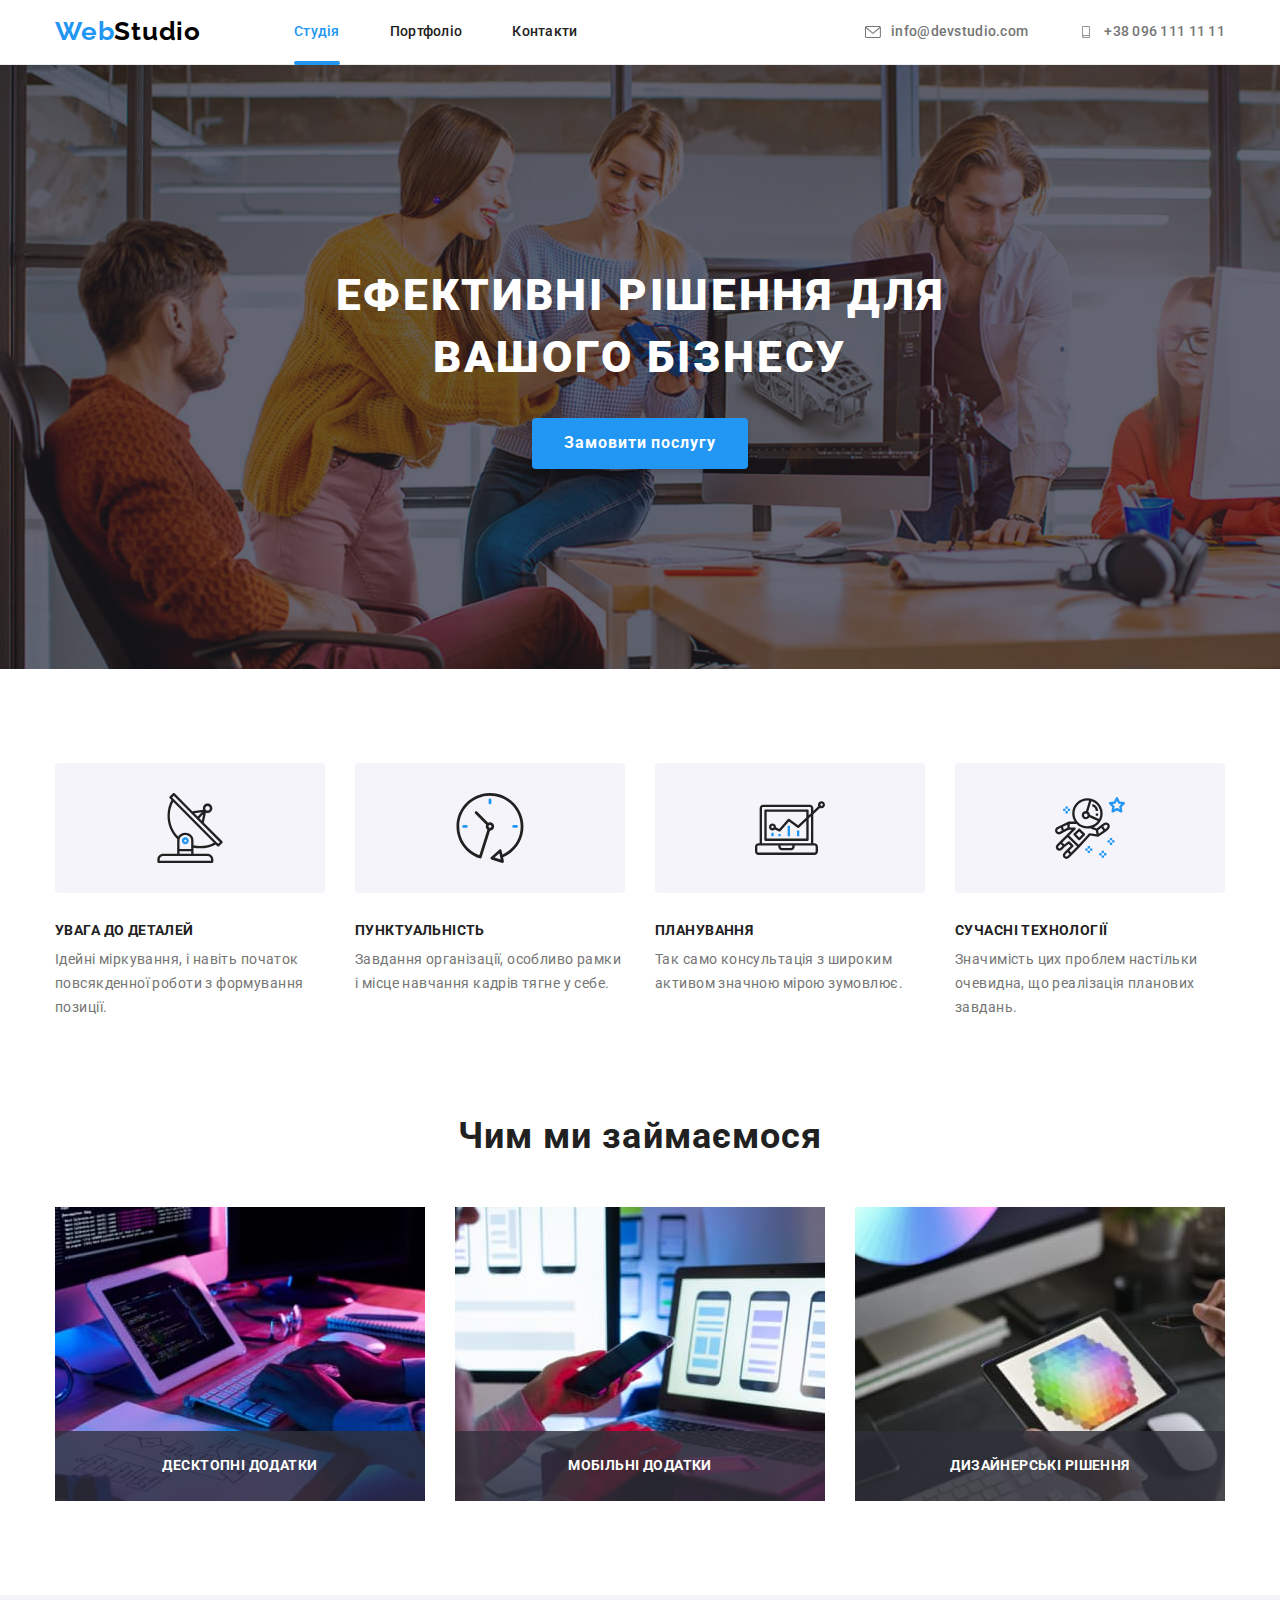
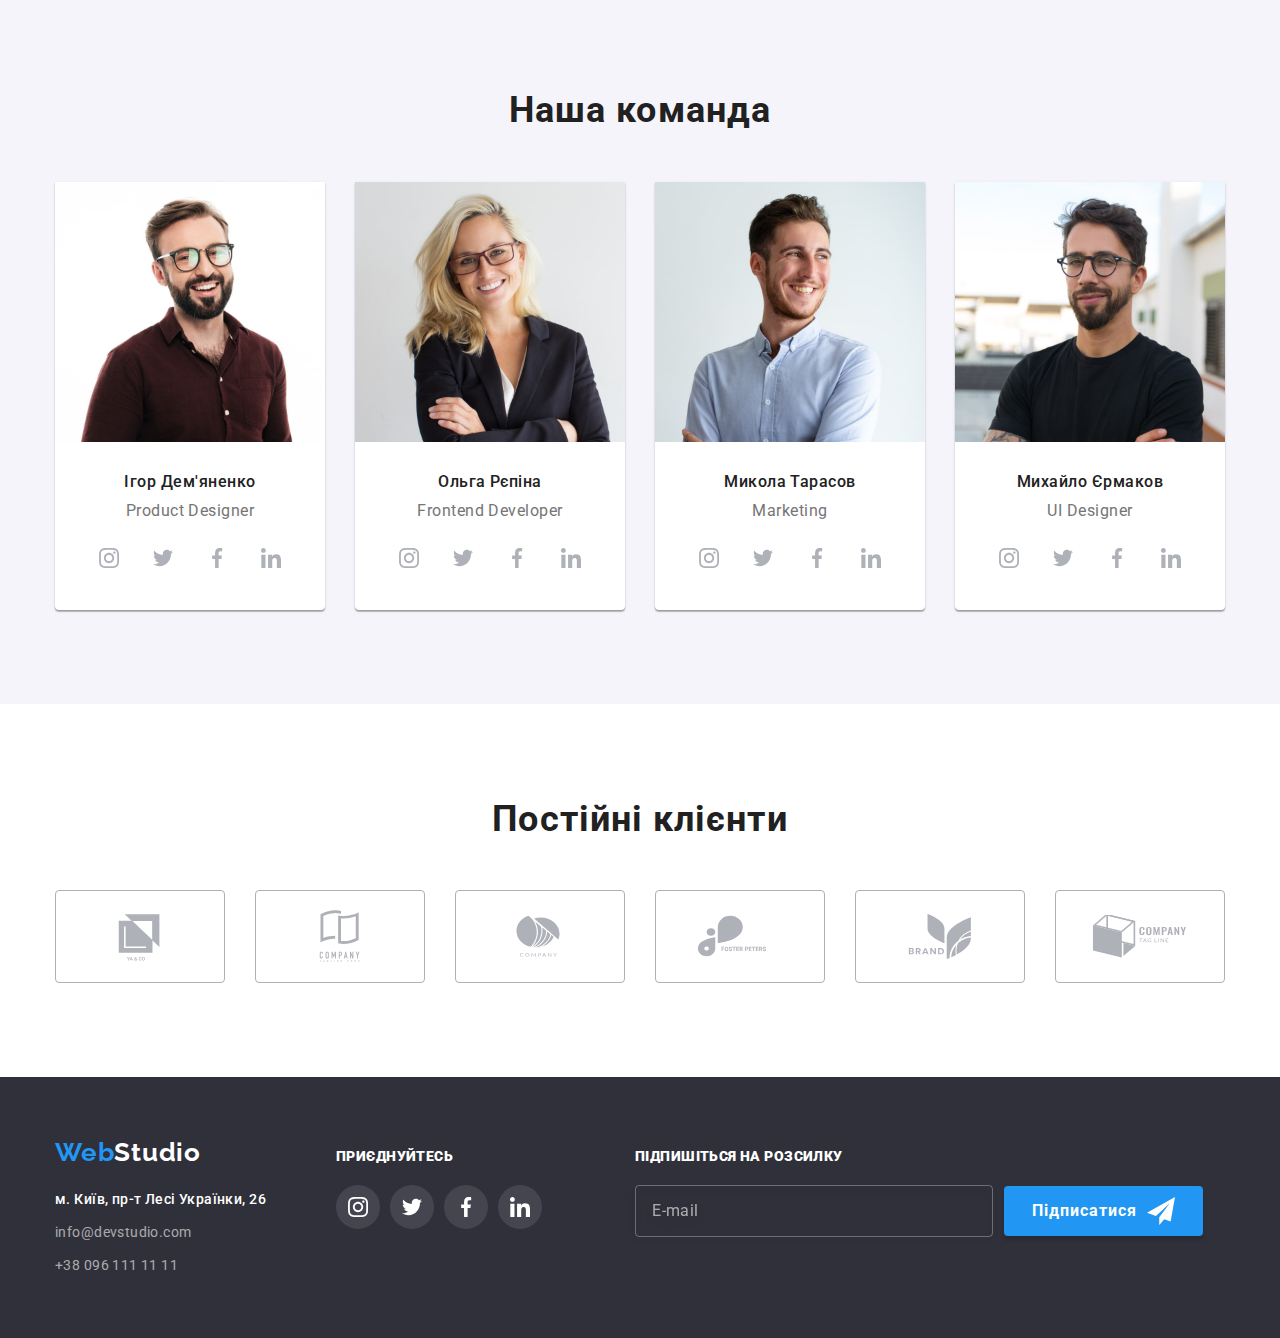
<file: index.html>
<!DOCTYPE html>
<html lang="uk">

<head>
	<meta charset="UTF-8">
	<meta http-equiv="X-UA-Compatible" content="IE=edge">
	<meta name="viewport" content="width=device-width, initial-scale=1.0">
	<title>WebStudio | Creative workshop</title>
	<link rel="preconnect" href="https://fonts.googleapis.com">
	<link rel="preconnect" href="https://fonts.gstatic.com" crossorigin>
	<link
		href="https://fonts.googleapis.com/css2?family=Raleway:wght@700&family=Roboto:wght@400;500;700;900&display=swap"
		rel="stylesheet">
	<link rel="stylesheet" href="https://cdn.jsdelivr.net/npm/modern-normalize@1.1.0/modern-normalize.min.css" />
	<!-- <link href="./css/style.css" rel="stylesheet"> -->
	<link rel="stylesheet" href="./css/main.min.css">
</head>

<body>
	<!-- header block-->
	<header class="header">
		<div class="header__container container">
			<nav class="navigation">
				<a class="logo" href="./index.html"><span class="logo__blue-part">Web</span><span
						class="logo__black-part">Studio</span></a>
				<ul class="site-list list">
					<li><a class="site-list__link site-list__link_active link" href="./index.html">Студія</a></li>
					<li><a class="site-list__link  link" href="./portfolio.html">Портфоліо</a>
					</li>
					<li><a class="site-list__link  link" href="">Контакти</a></li>
				</ul>
			</nav>
			<ul class="contacts-list list">
				<li><a class="contacts-list__link link" href="mailto:info@devstudio.com">
						<svg class="contacts-list__icon" width="16" height="12">
							<use href="./images/icons-no-optomization.svg#icon-mail"></use>
						</svg>
						info@devstudio.com
					</a></li>
				<li><a class="contacts-list__link link" href="tel:+380961111111">
						<svg class="contacts-list__icon" width="16" height="12">
							<use href="./images/icons.svg#icon-phone"></use>
						</svg>
						+38 096 111 11 11</a></li>
			</ul>
		</div>
	</header>

	<!-- main block -->
	<main>
		<!-- hero -->
		<div class="hero-bg">
			<section class="hero">
				<div class="container">
					<h1 class="hero__title">Ефективні рішення для вашого бізнесу</h1>
					<button class="btn button-primary" type="button" data-modal-open>Замовити послугу</button>
				</div>
			</section>
		</div>


		<!-- Advantages -->
		<section class="advantages section">
			<div class="container">
				<!-- h2 won't to show here -->
				<h2 class="visually-hidden">Переваги компанії</h2>
				<ul class="advantages__list list">
					<li class="advantages__item">
						<div class="advantages__icon-wrapper">
							<svg class="advantages__icon">
								<use href="./images/icons.svg#icon-antenna"></use>
							</svg>
						</div>
						<h3 class="advantages__title">УВАГА ДО ДЕТАЛЕЙ</h3>
						<p class="advantages__desc">Ідейні міркування, і навіть початок повсякденної роботи з формування
							позиції.
						</p>
					</li>
					<li class="advantages__item">
						<div class="advantages__icon-wrapper">
							<svg class="advantages__icon">
								<use href="./images/icons.svg#icon-clock"></use>
							</svg>
						</div>
						<h3 class="advantages__title">ПУНКТУАЛЬНІСТЬ</h3>
						<p class="advantages__desc">Завдання організації, особливо рамки і місце навчання кадрів тягне у себе.
						</p>
					</li>
					<li class="advantages__item">
						<div class="advantages__icon-wrapper">
							<svg class="advantages__icon">
								<use href="./images/icons.svg#icon-diagram"></use>
							</svg>
						</div>
						<h3 class="advantages__title">ПЛАНУВАННЯ</h3>
						<p class="advantages__desc">Так само консультація з широким активом значною мірою зумовлює.</p>
					</li>
					<li class="advantages__item">
						<div class="advantages__icon-wrapper">
							<svg class="advantages__icon">
								<use href="./images/icons.svg#icon-astronaut"></use>
							</svg>
						</div>
						<h3 class="advantages__title">СУЧАСНІ ТЕХНОЛОГІЇ</h3>
						<p class="advantages__desc">Значимість цих проблем настільки очевидна, що реалізація планових завдань.
						</p>
					</li>
				</ul>
			</div>
		</section>

		<!-- What we do -->
		<section class="work section">
			<div class="container">
				<h2 class="title">Чим ми займаємося</h2>
				<ul class="work__list list">
					<li class="work__item">
						<div class="work__thumb">
							<img src="./images/studio-images/codding.jpg" width="370" alt="Програміст пише код додатку">
							<div class="work__description-wrapper">
								<p class="work__description">
									Десктопні додатки
								</p>
							</div>
						</div>
					</li>
					<li class="work__item">
						<div class="work__thumb">
							<img src="./images/studio-images/testing.jpg" width="370"
								alt="Тестувальник перевіряє роботу додатку">
							<div class="work__description-wrapper">
								<p class="work__description">
									Мобільні додатки </p>
							</div>
						</div>
					</li>
					<li class="work__item">
						<div class="work__thumb">
							<img src="./images/studio-images/dessigning.jpg" width="370"
								alt="Дизайнер розробляє кольорову схему додатку">
							<div class="work__description-wrapper">
								<p class="work__description">
									Дизайнерські рішення
								</p>
							</div>
						</div>
					</li>
				</ul>
			</div>
		</section>

		<!-- Team -->
		<section class="team section">
			<div class="container">
				<h2 class="title">Наша команда</h2>
				<ul class="team-list list">
					<li class="team-list__item">
						<img class="team-list__item-avatar" src="./images/studio-images/person1.jpg" width="270"
							alt="Член команди Ігор Дем'яненко">
						<div class="team-list__item-wrapper">
							<h3 class="team-list__item-name">Ігор Дем'яненко</h3>
							<p class="team-list__item-profession">
								Product Designer
							</p>
							<ul class="social list">
								<li class="social-item">
									<a href="" class="social-item__link">
										<svg class="social-item__svg social-item__svg_gray">
											<use href="./images/icons.svg#icon-instagram"></use>
										</svg>
									</a>
								</li>
								<li class="social-item">
									<a href="" class="social-item__link">
										<svg class="social-item__svg social-item__svg_gray">
											<use href="./images/icons.svg#icon-twitter"></use>
										</svg>
									</a>
								</li>
								<li class="social-item">
									<a href="" class="social-item__link">
										<svg class="social-item__svg social-item__svg_gray">
											<use href="./images/icons.svg#icon-facebook"></use>
										</svg>
									</a>
								</li>
								<li class="social-item">
									<a href="" class="social-item__link">
										<svg class="social-item__svg social-item__svg_gray">
											<use href="./images/icons.svg#icon-linkedin"></use>
										</svg>
									</a>
								</li>
							</ul>
						</div>
					</li>
					<li class="team-list__item">
						<img class="team-list__item-avatar" src="./images/studio-images/person2.jpg" width="270"
							alt="Член команди Ольга Рєпіна">
						<div class="team-list__item-wrapper">
							<h3 class="team-list__item-name">Ольга Рєпіна</h3>
							<p class="team-list__item-profession">
								Frontend Developer
							</p>
							<ul class="social list">
								<li class="social-item">
									<a href="" class="social-item__link">
										<svg class="social-item__svg social-item__svg_gray">
											<use href="./images/icons.svg#icon-instagram"></use>
										</svg>
									</a>
								</li>
								<li class="social-item">
									<a href="" class="social-item__link">
										<svg class="social-item__svg social-item__svg_gray">
											<use href="./images/icons.svg#icon-twitter"></use>
										</svg>
									</a>
								</li>
								<li class="social-item">
									<a href="" class="social-item__link">
										<svg class="social-item__svg social-item__svg_gray">
											<use href="./images/icons.svg#icon-facebook"></use>
										</svg>
									</a>
								</li>
								<li class="social-item">
									<a href="" class="social-item__link">
										<svg class="social-item__svg social-item__svg_gray">
											<use href="./images/icons.svg#icon-linkedin"></use>
										</svg>
									</a>
								</li>
							</ul>
						</div>
					</li>
					<li class="team-list__item">
						<img class="team-list__item-avatar" src="./images/studio-images/person3.jpg" width="270"
							alt="Член команди Микола Тарасов">
						<div class="team-list__item-wrapper">
							<h3 class="team-list__item-name">Микола Тарасов</h3>
							<p class="team-list__item-profession">
								Marketing
							</p>
							<ul class="social list">
								<li class="social-item">
									<a href="" class="social-item__link">
										<svg class="social-item__svg social-item__svg_gray">
											<use href="./images/icons.svg#icon-instagram"></use>
										</svg>
									</a>
								</li>
								<li class="social-item">
									<a href="" class="social-item__link">
										<svg class="social-item__svg social-item__svg_gray">
											<use href="./images/icons.svg#icon-twitter"></use>
										</svg>
									</a>
								</li>
								<li class="social-item">
									<a href="" class="social-item__link">
										<svg class="social-item__svg social-item__svg_gray">
											<use href="./images/icons.svg#icon-facebook"></use>
										</svg>
									</a>
								</li>
								<li class="social-item">
									<a href="" class="social-item__link">
										<svg class="social-item__svg social-item__svg_gray">
											<use href="./images/icons.svg#icon-linkedin"></use>
										</svg>
									</a>
								</li>
							</ul>
						</div>
					</li>
					<li class="team-list__item">
						<img class="team-list__item-avatar" src="./images/studio-images/person4.jpg" width="270"
							alt="Член команди Михайло Єрмаков">
						<div class="team-list__item-wrapper">
							<h3 class="team-list__item-name">Михайло Єрмаков</h3>
							<p class="team-list__item-profession">
								UI Designer
							</p>
							<ul class="social list">
								<li class="social-item">
									<a href="" class="social-item__link">
										<svg class="social-item__svg social-item__svg_gray">
											<use href="./images/icons.svg#icon-instagram"></use>
										</svg>
									</a>
								</li>
								<li class="social-item">
									<a href="" class="social-item__link">
										<svg class="social-item__svg social-item__svg_gray">
											<use href="./images/icons.svg#icon-twitter"></use>
										</svg>
									</a>
								</li>
								<li class="social-item">
									<a href="" class="social-item__link">
										<svg class="social-item__svg social-item__svg_gray">
											<use href="./images/icons.svg#icon-facebook"></use>
										</svg>
									</a>
								</li>
								<li class="social-item">
									<a href="" class="social-item__link">
										<svg class="social-item__svg social-item__svg_gray">
											<use href="./images/icons.svg#icon-linkedin"></use>
										</svg>
									</a>
								</li>
							</ul>
						</div>
					</li>
				</ul>
			</div>
		</section>


		<!-- clients -->

		<section class="clients section">

			<div class="container">
				<h2 class="title">Постійні клієнти</h2>
				<ul class="clients-list list">
					<li class="clients-list__item">
						<a href="" class="clients-list__link">
							<svg class="clients-list__icon">
								<use href="./images/icons.svg#icon-yago"></use>
							</svg>
						</a>
					</li>
					<li class="clients-list__item">
						<a href="" class="clients-list__link">
							<svg class="clients-list__icon	">
								<use href="./images/icons.svg#icon-company-tagline1"></use>
							</svg>
						</a>
					</li>
					<li class="clients-list__item">
						<a href="" class="clients-list__link">
							<svg class="clients-list__icon	">
								<use href="./images/icons.svg#icon-company"></use>
							</svg>
						</a>
					</li>
					<li class=" clients-list__item">
						<a href="" class="clients-list__link">
							<svg class="clients-list__icon	">
								<use href="./images/icons.svg#icon-foster"></use>
							</svg>
						</a>
					</li>
					<li class="clients-list__item">
						<a href="" class="clients-list__link">
							<svg class="clients-list__icon	">
								<use href="./images/icons.svg#icon-brand"></use>
							</svg>
						</a>
					</li>
					<li class="clients-list__item">
						<a href="" class="clients-list__link">
							<svg class="clients-list__icon	">
								<use href="./images/icons.svg#icon-company-tagline2"></use>
							</svg>
						</a>
					</li>
				</ul>
			</div>

		</section>

	</main>

	<!-- footer block -->
	<footer class="footer">
		<div class="footer-block container">
			<div class="footer-contacts">
				<a class="logo footer-logo" href="./index.html"><span class="logo__blue-part">Web</span><span
						class="logo__white-part">Studio</span></a>
				<address>
					<ul class="address list">
						<li class="address-item"><a class="address-item__map link"
								href="hhttps://www.google.com.ua/maps/place/%D0%B1%D1%83%D0%BB%D1%8C%D0%B2%D0%B0%D1%80+%D0%9B%D0%B5%D1%81%D1%96+%D0%A3%D0%BA%D1%80%D0%B0%D1%97%D0%BD%D0%BA%D0%B8,+26,+%D0%9A%D0%B8%D1%97%D0%B2,+02000/@50.4265807,30.5383858,17z/data=!3m1!4b1!4m5!3m4!1s0x40d4cf0e033ecbe9:0x57a4dffefec77da0!8m2!3d50.4265807!4d30.5383859?hl=uk"
								target="_blank" rel="noopener noreferrer">м. Київ, пр-т Лесі Українки, 26</a></li>
						<li class="address-item"><a class="address-item__contact link"
								href="mailto:info@devstudio.com">info@devstudio.com</a>
						</li>
						<li class="address-item"><a class="address-item__contact link" href="tel:+380961111111">+38 096 111 11
								11</a>
						</li>
					</ul>
				</address>
			</div>


			<div class="footer-social-block">
				<h2 class='title-call'><strong>Приєднуйтесь</strong></h2>
				<ul class="social list">
					<li class="social-item">
						<a href="" class="social-item__link
						social-item__link-white">
							<svg class="social-item__svg social-item__svg_white">
								<use href="./images/icons.svg#icon-instagram"></use>
							</svg>
						</a>
					</li>
					<li class="social-item">
						<a href="" class="social-item__link   social-item__link-white">
							<svg class="social-item__svg social-item__svg_white">
								<use href="./images/icons.svg#icon-twitter"></use>
							</svg>
						</a>
					</li>
					<li class="social-item">
						<a href="" class="social-item__link social-item__link-white">
							<svg class="social-item__svg social-item__svg_white">
								<use href="./images/icons.svg#icon-facebook"></use>
							</svg>
						</a>
					</li>
					<li class="social-item">
						<a href="" class="social-item__link social-item__link-white">
							<svg class="social-item__svg social-item__svg_white">
								<use href="./images/icons.svg#icon-linkedin"></use>
							</svg>
						</a>
					</li>
				</ul>
			</div>


			<div class="subscribe-form-block">
				<p class="title-call">
					<label for="subscribe-form__input"><strong>Підпишіться на розсилку</strong></label>
				</p>

				<form class="subscribe-form">
					<input type="email" class="subscribe-form__input" id="subscribe-form__input" placeholder="E-mail"
						name="user_email">
					<button class="btn subscribe-form__btn" type="submit"><span
							class="subscribe-form__inner-wrapper">Підписатися
							<svg class="subscribe-form__icon-wrapper" width="28" height="28">
								<use class="footer-form-icon" href="./images/icons.svg#icon-send"></use>
							</svg>
						</span>

					</button>
				</form>

			</div>
		</div>
	</footer>




	<!-- modal block !!!!!-->
	<div class="backdrop is-hidden" data-modal>
		<div class="modal">
			<button class="modal__close-btn" type="button" data-modal-close>
				<svg class="modal__close-svg" width="11" height="11">
					<use href="./images/icons.svg#icon-cross"></use>
				</svg>
			</button>

			<p class="modal-caption">Залиште свої дані, ми вам передзвонимо</p>

			<form class="modal-form">
				<label class="modal-form__field">
					<span class="modal-form__field-title">
						Ім'я
					</span>
					<span class="modal-form__field-wrapper">
						<input type="text" class="modal-form__input" name="user_name">
						<svg class="modal-form__icon" width="18" height="18">
							<use href="./images/icons.svg#icon-person"></use>
						</svg>
					</span>
				</label>
				<label class="modal-form__field">
					<span class="modal-form__field-title">
						Телефон
					</span>
					<span class="modal-form__field-wrapper">
						<input type="tel" class="modal-form__input" name="user_tel">
						<svg class="modal-form__icon" width="18" height="18">
							<use href="./images/icons.svg#icon-tel"></use>
						</svg>
					</span>
				</label>
				<label class="modal-form__field">
					<span class="modal-form__field-title">
						Пошта
					</span>
					<span class="modal-form__field-wrapper">
						<input type="email" class="modal-form__input" name="user_email">
						<svg class="modal-form__icon" width="18" height="18">
							<use href="./images/icons.svg#icon-email"></use>
						</svg>
					</span>
				</label>

				<label class="modal-form__field">
					<span class="modal-form__field-title">
						Коментар
					</span>
					<textarea name="" placeholder="Введіть текст" class="modal-form__area-comment"></textarea>
				</label>

				<label class="modal-form__policy">
					<input type="checkbox" class="modal-checkbox visually-hidden" name="user_policy">
					<svg class="modal-form__custom-checkbox" width="15" height="15">
						<use class="modal-form__custom-checkmark" href="./images/icons.svg#icon-checkmark" width="11"
							height="8">
						</use>
					</svg>
					Погоджуюся з розсилкою та приймаю <a class="modal-form__policy-link" href="#">Умови договору</a>
				</label>

				<button type="submit" class="btn modal-form__btn">Відправити</button>
			</form>
		</div>
	</div>


	<script src="./js/modal.js"></script>
</body>

</html>
</file>
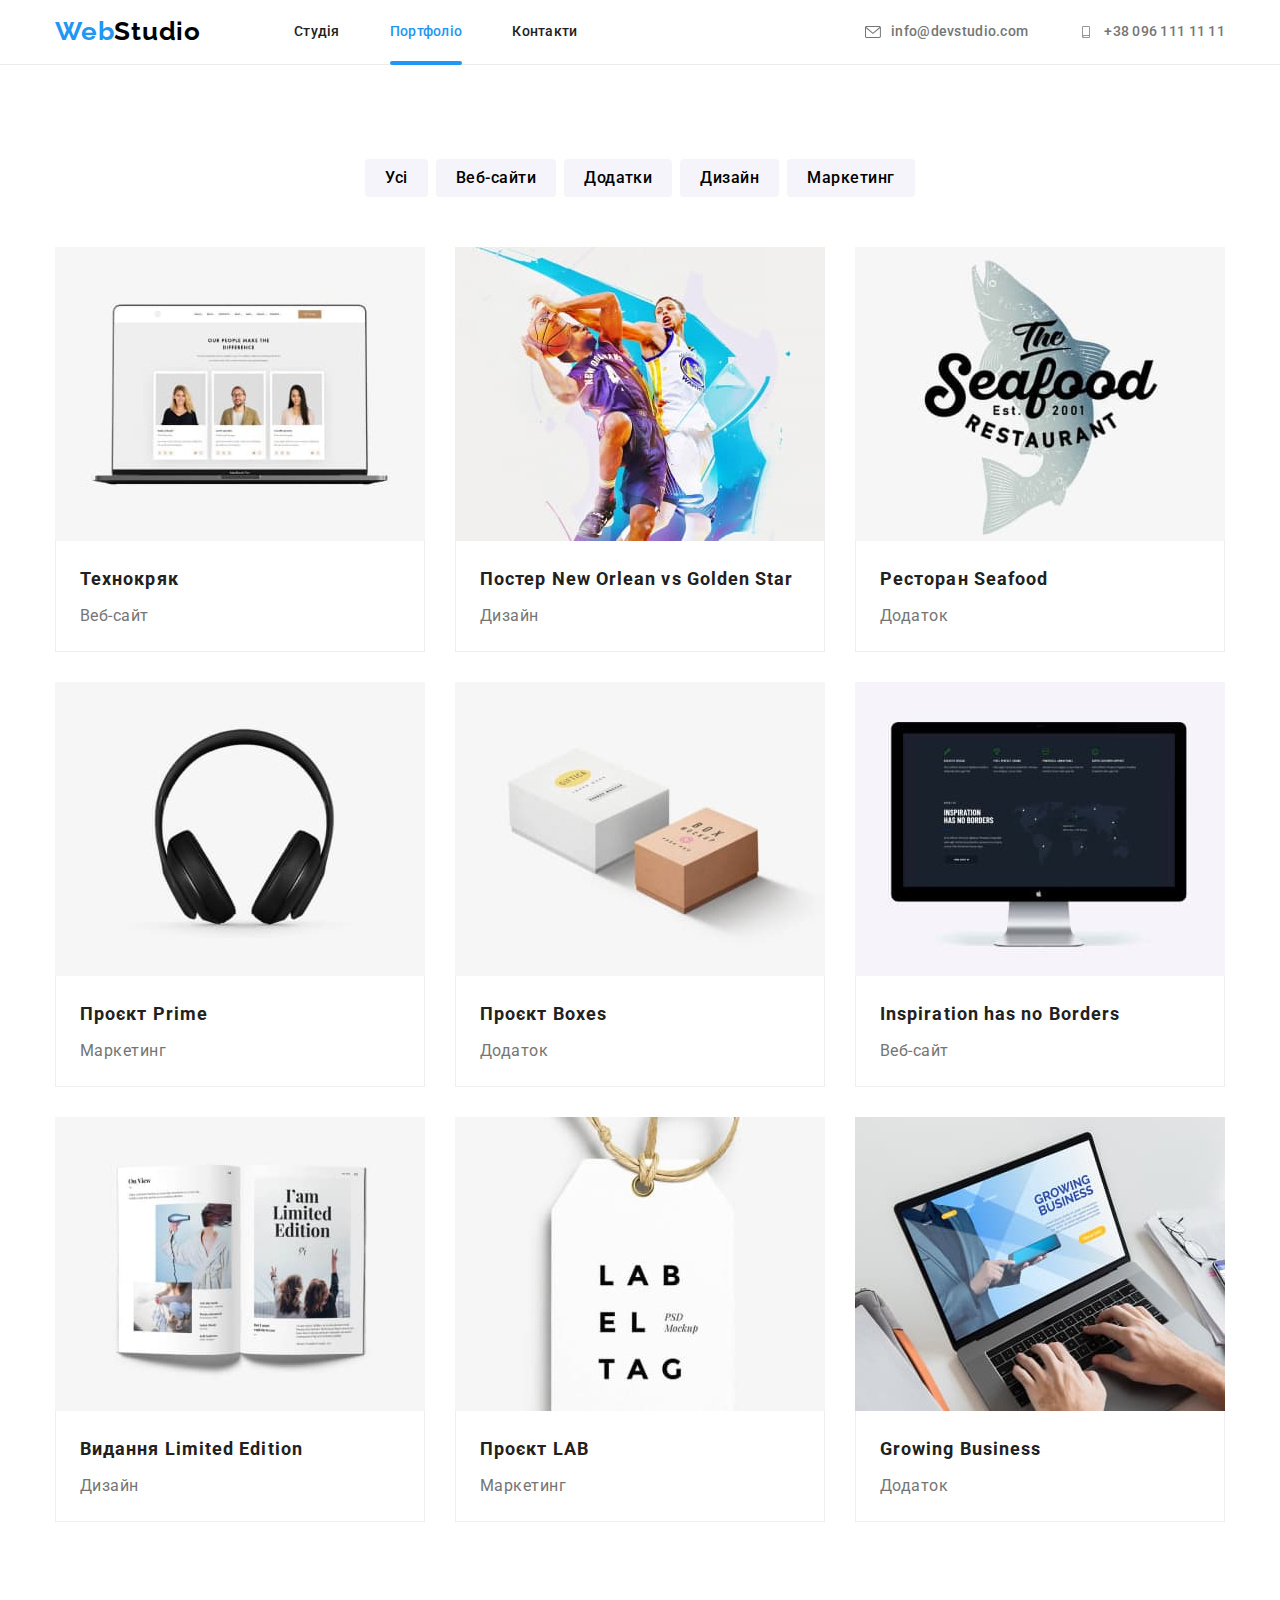
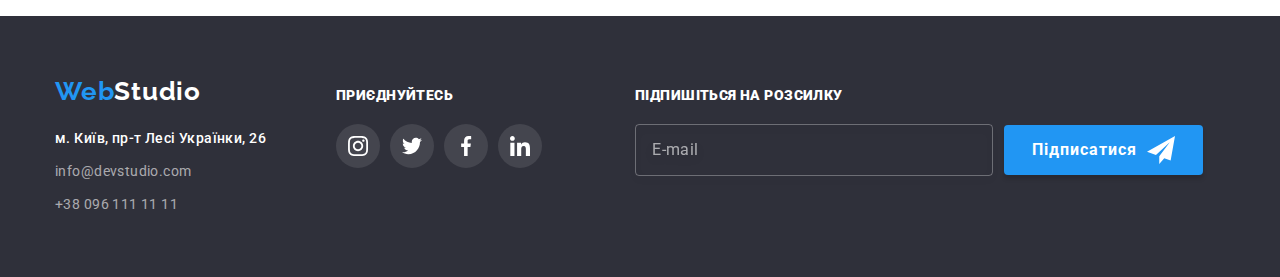
<file: portfolio.html>
<!DOCTYPE html>
<html lang="uk">

<head>
	<meta charset="UTF-8">
	<meta http-equiv="X-UA-Compatible" content="IE=edge">
	<meta name="viewport" content="width=device-width, initial-scale=1.0">
	<title>WebStudio | Portfolio</title>
	<link rel="preconnect" href="https://fonts.googleapis.com">
	<link rel="preconnect" href="https://fonts.gstatic.com" crossorigin>
	<link
		href="https://fonts.googleapis.com/css2?family=Raleway:wght@700&family=Roboto:wght@400;500;700;900&display=swap"
		rel="stylesheet">
	<link rel="stylesheet" href="https://cdn.jsdelivr.net/npm/modern-normalize@1.1.0/modern-normalize.min.css" />
	<!-- <link href="./css/style.css" rel="stylesheet"> -->
	<link rel="stylesheet" href="./css/main.min.css">
</head>

<body>
	<!-- header block-->
	<header class="header">
		<div class="header__container container">
			<nav class="navigation">
				<a class="logo" href="./index.html"><span class="logo__blue-part">Web</span><span
						class="logo__black-part">Studio</span></a>
				<ul class="site-list list">
					<li><a class="site-list__link link" href="./index.html">Студія</a></li>
					<li><a class="site-list__link site-list__link_active  link" href="./portfolio.html">Портфоліо</a>
					</li>
					<li><a class="site-list__link  link" href="">Контакти</a></li>
				</ul>
			</nav>
			<ul class="contacts-list list">
				<li><a class="contacts-list__link link" href="mailto:info@devstudio.com">
						<svg class="contacts-list__icon" width="16" height="12">
							<use href="./images/icons-no-optomization.svg#icon-mail"></use>
						</svg>
						info@devstudio.com
					</a></li>
				<li><a class="contacts-list__link link" href="tel:+380961111111">
						<svg class="contacts-list__icon" width="16" height="12">
							<use href="./images/icons.svg#icon-phone"></use>
						</svg>
						+38 096 111 11 11</a></li>
			</ul>
		</div>
	</header>

	<!-- main block -->
	<main class="main section">

		<section>
			<div class="container">
				<!-- h1 will not show here -->
				<h1 class="visually-hidden">Пошук робіт компанії WebStudio</h1>

				<!-- Buttons -->
				<ul class="filter list">
					<li><button class="filter__button" type="button">Усі</button></li>
					<li><button class="filter__button" type="button">Веб-сайти</button>
					</li>
					<li><button class="filter__button" type="button">Додатки</button></li>
					<li><button class="filter__button" type="button">Дизайн</button></li>
					<li><button class="filter__button" type="button">Маркетинг</button></li>
				</ul>

				<!-- Cards list result -->
				<ul class="results list">
					<li class="results-item">
						<a href="" class="results-item__link">
							<div class="results-item__thumb">
								<img src=" ./images/portfolio-images/techno.jpg" alt="Веб-сайт компанії Технокряк">
								<div class="results-item__overlay">
									<p class="results-item__text">
										Ресурс пропонує комплексні пропозиції з різним рівнем
										функціоналу та
										сервісів.
										Все це дозволить відвідувачу отримати
										вичерпні відомості про компанію чи приватну особу.
									</p>
								</div>
							</div>
							<div class="results-item__wrapper">
								<h2 class="results-item__title">Технокряк</h2>
								<p class="results-item__subtitle">Веб-сайт</p>
							</div>
						</a>
					</li>
					<li class="results-item">
						<a href="" class="results-item__link">
							<div class="results-item__thumb">
								<img src="./images/portfolio-images/poster.jpg" alt="Постер з баскетболістами">
								<div class="results-item__overlay">
									<p class="results-item__text">
										Ресурс пропонує комплексні пропозиції з різним рівнем
										функціоналу та
										сервісів.
										Все це дозволить відвідувачу отримати
										вичерпні відомості про компанію чи приватну особу.
									</p>
								</div>
							</div>
							<div class="results-item__wrapper">
								<h2 class="results-item__title">Постер New Orlean vs Golden Star</h2>
								<p class="results-item__subtitle">Дизайн</p>
							</div>
						</a>
					</li>
					<li class="results-item">
						<a href="" class="results-item__link">
							<div class="results-item__thumb">
								<img src="./images/portfolio-images/seafood.jpg" alt="Логотип ресторану Seafood">
								<div class="results-item__overlay">
									<p class="results-item__text">
										Ресурс пропонує комплексні пропозиції з різним рівнем
										функціоналу та
										сервісів.
										Все це дозволить відвідувачу отримати
										вичерпні відомості про компанію чи приватну особу.
									</p>
								</div>
							</div>
							<div class="results-item__wrapper">
								<h2 class="results-item__title">Ресторан Seafood</h2>
								<p class="results-item__subtitle">Додаток</p>
							</div>
						</a>
					</li>
					<li class="results-item">
						<a href="" class="results-item__link">
							<div class="results-item__thumb">
								<img src="./images/portfolio-images/prime.jpg" alt="Навушники компанії Prime">
								<div class="results-item__overlay">
									<p class="results-item__text">
										Ресурс пропонує комплексні пропозиції з різним рівнем
										функціоналу та
										сервісів.
										Все це дозволить відвідувачу отримати
										вичерпні відомості про компанію чи приватну особу.
									</p>
								</div>
							</div>
							<div class="results-item__wrapper">
								<h2 class="results-item__title">Проєкт Prime</h2>
								<p class="results-item__subtitle">Маркетинг</p>
							</div>
						</a>
					</li>
					<li class="results-item">
						<a href="" class="results-item__link">
							<div class="results-item__thumb">
								<img src="./images/portfolio-images/boxes.jpg" alt="Коробки компанії Boxes">
								<div class="results-item__overlay">
									<p class="results-item__text">
										Ресурс пропонує комплексні пропозиції з різним рівнем
										функціоналу та
										сервісів.
										Все це дозволить відвідувачу отримати
										вичерпні відомості про компанію чи приватну особу.
									</p>
								</div>
							</div>
							<div class="results-item__wrapper">
								<h2 class="results-item__title">Проєкт Boxes</h2>
								<p class="results-item__subtitle">Додаток</p>
							</div>
						</a>
					</li>
					<li class="results-item">
						<a href="" class="results-item__link">
							<div class="results-item__thumb">
								<img src="./images/portfolio-images/inspiration.jpg" alt="Комп'ютер з відкритим
							веб-сайтом">
								<div class="results-item__overlay">
									<p class="results-item__text">
										Ресурс пропонує комплексні пропозиції з різним рівнем
										функціоналу та
										сервісів.
										Все це дозволить відвідувачу отримати
										вичерпні відомості про компанію чи приватну особу.
									</p>
								</div>
							</div>
							<div class="results-item__wrapper">
								<h2 class="results-item__title">Inspiration has no Borders</h2>
								<p class="results-item__subtitle">Веб-сайт</p>
							</div>
						</a>
					</li>
					<li class="results-item">
						<a href="" class="results-item__link">
							<div class="results-item__thumb">
								<img src="./images/portfolio-images/limited.jpg" alt="Книга з новим дизайном">
								<div class="results-item__overlay">
									<p class="results-item__text">
										Ресурс пропонує комплексні пропозиції з різним рівнем
										функціоналу та
										сервісів.
										Все це дозволить відвідувачу отримати
										вичерпні відомості про компанію чи приватну особу.
									</p>
								</div>
							</div>
							<div class="results-item__wrapper">
								<h2 class="results-item__title">Видання Limited Edition</h2>
								<p class="results-item__subtitle">Дизайн</p>
							</div>
						</a>
					</li>
					<li class="results-item">
						<a href="" class="results-item__link">
							<div class="results-item__thumb">
								<img src="./images/portfolio-images/lab.jpg" alt="Бирка на товар">
								<div class="results-item__overlay">
									<p class="results-item__text">
										Ресурс пропонує комплексні пропозиції з різним рівнем
										функціоналу та
										сервісів.
										Все це дозволить відвідувачу отримати
										вичерпні відомості про компанію чи приватну особу.
									</p>
								</div>
							</div>
							<div class="results-item__wrapper">
								<h2 class="results-item__title">Проєкт LAB</h2>
								<p class="results-item__subtitle">Маркетинг</p>
							</div>
						</a>
					</li>
					<li class="results-item">
						<a href="" class="results-item__link">
							<div class="results-item__thumb">
								<img src="./images/portfolio-images/business.jpg"
									alt="Комп'ютер з відкритим додатком Growing Business">
								<div class="result-item__overlay">
									<div class="results-item__overlay">
										<p class="results-item__text">
											Ресурс пропонує комплексні пропозиції з різним рівнем
											функціоналу та
											сервісів.
											Все це дозволить відвідувачу отримати
											вичерпні відомості про компанію чи приватну особу.
										</p>
									</div>
								</div>
							</div>
							<div class="results-item__wrapper">
								<h2 class="results-item__title">Growing Business</h2>
								<p class="results-item__subtitle">Додаток</p>
							</div>
						</a>
					</li>
				</ul>
			</div>
		</section>
	</main>

	<!-- footer block -->
	<footer class="footer">
		<div class="container footer-block">
			<div class="footer-contact-block">
				<a class="logo footer-logo" href="./index.html"><span class="logo__blue-part">Web</span><span
						class="logo__white-part">Studio</span></a>
				<address>
					<ul class="address list">
						<li class="address-item"><a class="address-item__map link"
								href="hhttps://www.google.com.ua/maps/place/%D0%B1%D1%83%D0%BB%D1%8C%D0%B2%D0%B0%D1%80+%D0%9B%D0%B5%D1%81%D1%96+%D0%A3%D0%BA%D1%80%D0%B0%D1%97%D0%BD%D0%BA%D0%B8,+26,+%D0%9A%D0%B8%D1%97%D0%B2,+02000/@50.4265807,30.5383858,17z/data=!3m1!4b1!4m5!3m4!1s0x40d4cf0e033ecbe9:0x57a4dffefec77da0!8m2!3d50.4265807!4d30.5383859?hl=uk"
								target="_blank" rel="noopener noreferrer">м. Київ, пр-т Лесі Українки, 26</a></li>
						<li class="address-item"><a class="address-item__contact link"
								href="mailto:info@devstudio.com">info@devstudio.com</a>
						</li>
						<li class="address-item"><a class="address-item__contact link" href="tel:+380961111111">+38 096 111 11
								11</a>
						</li>
					</ul>
				</address>
			</div>


			<div class="footer-social-block">
				<h2 class='title-call'><strong>Приєднуйтесь</strong></h2>
				<ul class="social list">
					<li class="social-item">
						<a href="" class="social-item__link
									social-item__link-white">
							<svg class="social-item__svg social-item__svg_white">
								<use href="./images/icons.svg#icon-instagram"></use>
							</svg>
						</a>
					</li>
					<li class="social-item">
						<a href="" class="social-item__link   social-item__link-white">
							<svg class="social-item__svg social-item__svg_white">
								<use href="./images/icons.svg#icon-twitter"></use>
							</svg>
						</a>
					</li>
					<li class="social-item">
						<a href="" class="social-item__link social-item__link-white">
							<svg class="social-item__svg social-item__svg_white">
								<use href="./images/icons.svg#icon-facebook"></use>
							</svg>
						</a>
					</li>
					<li class="social-item">
						<a href="" class="social-item__link social-item__link-white">
							<svg class="social-item__svg social-item__svg_white">
								<use href="./images/icons.svg#icon-linkedin"></use>
							</svg>
						</a>
					</li>
				</ul>
			</div>

			<div class="subscribe-form-block">
				<p class="title-call">
					<label for="subscribe-form__input"><strong>Підпишіться на розсилку</strong></label>
				</p>

				<form class="subscribe-form">
					<input type="email" class="subscribe-form__input" id="subscribe-form__input" placeholder="E-mail"
						name="user_email">
					<button class="btn subscribe-form__btn" type="submit"><span
							class="subscribe-form__inner-wrapper">Підписатися
							<svg class="subscribe-form__icon-wrapper" width="28" height="28">
								<use class="footer-form-icon" href="./images/icons.svg#icon-send"></use>
							</svg>
						</span>

					</button>
				</form>

			</div>
		</div>
	</footer>
</body>

</html>
</file>
<file: css/style.css>
/* --------------------------------------------------------------------------- */
/* variables */

/* components  */

/* --------------------------------------------------------------------------- */
/* common css (header and footer) */
/* header */

/* footer */

/* --------------------------------------------------------------------------- */
/* сss for index.html */

/* ===== HERO ===== */

/* ===== ADVANTAGES ===== */

/* ===== WHAT WE DO ===== */

/* ===== TEAM ===== */

/* ===== CLIENTS ===== */

/* --------------------------------------------------------------------------- */

/* сss for portfolio.html */

/* ======= results ======== */

/* =================== BACKDROP ========================= */

/* =================== MODAL ========================= */

/* ============================================ */

/* ==================FORM========================== */

/* ==================FORM======================== */
</file>
<file: css/main.min.css>
:root{--accent-color: #2196f3;--secondary-accent-color: #188ce8;--text-color: #212121;--black-color: #000000;--white-color: #ffffff;--gray-color: #757575;--transparent-color: rgba(255, 255, 255, 0.6);--main-font: "Roboto", sans-serif;--accent-font: "Raleway", sans-serif;--main-font-size: 14px;--secondary-font-size: 16px;--background-color-white: #ffffff;--background-color-darkest-white: #f5f5f5;--background-color-pink: #f5f4fa;--background-color-dark: #2f303a}.visually-hidden{position:absolute;width:1px;height:1px;margin:-1px;border:0;padding:0;white-space:nowrap;clip-path:inset(100%);clip:rect(0 0 0 0);overflow:hidden}h1,h2,h3,h4,h5,h6,p{margin-top:0;margin-bottom:0}ul,ol{margin-top:0;margin-bottom:0;padding-left:0}img{display:block}button{cursor:pointer}.list{list-style:none}.link{text-decoration:none;transition:color .3s cubic-bezier(0.4, 0, 0.2, 1)}.link{color:inherit;text-decoration:none;line-height:1.14;letter-spacing:.02em;font-weight:500}.link:hover,.link:focus{color:var(--accent-color)}body{font-family:var(--main-font),Arial,Helvetica,Verdana,sans-serif;font-size:var(--main-font-size);background-color:var(--background-color-white);color:var(--text-color)}.section{padding-top:94px;padding-bottom:94px}.container{width:1200px;padding-left:15px;padding-right:15px;margin-left:auto;margin-right:auto}.btn{color:var(--white-color);background-color:var(--accent-color);box-shadow:0px 4px 4px rgba(0,0,0,.15);font-weight:700;font-size:var(--secondary-font-size);line-height:1.9;letter-spacing:.06em;border-radius:4px;border:none;transition:background-color 250ms cubic-bezier(0.4, 0, 0.2, 1)}.btn:hover,.btn:focus{background-color:var(--secondary-accent-color)}.title{font-size:36px;line-height:1.17;text-align:center;letter-spacing:.03em;margin-bottom:50px}.title-call{font-weight:700;font-size:14px;line-height:1.14;letter-spacing:.03em;text-transform:uppercase;color:var(--white-color);padding-top:12px;margin-bottom:20px}.social{display:flex;flex-wrap:wrap;column-gap:10px;justify-content:center}.social-item__link{display:flex;justify-content:center;align-items:center;border-radius:50%;width:44px;height:44px;transition:background-color 250ms cubic-bezier(0.4, 0, 0.2, 1)}.social-item__link:hover,.social-item__link:focus{background-color:var(--accent-color)}.social-item__svg{width:20px;height:20px;transition:fill 250ms cubic-bezier(0.4, 0, 0.2, 1)}.social-item__svg_gray{fill:#afb1b8}.social-item__svg_white{fill:var(--white-color)}.social-item__link-white{background-color:rgba(255,255,255,.1)}.social-item__link:hover .social-item__svg_gray,.social-item__link:focus .social-item__svg_gray{fill:#fff}.modal{position:absolute;top:50%;left:50%;background-color:var(--white-color);transform:translate(-50%, -50%) scale(1);padding:40px;transition:transform 250ms cubic-bezier(0.4, 0, 0.2, 1)}.modal__close-btn{position:absolute;top:1%;right:1%;display:flex;justify-content:center;align-items:center;width:30px;height:30px;background-color:rgba(0,0,0,0);border:1px solid rgba(0,0,0,.1);border-radius:50%;transition:border 250ms cubic-bezier(0.4, 0, 0.2, 1)}.modal__close-svg{fill:var(--gray-color);transition:fill 250ms cubic-bezier(0.4, 0, 0.2, 1)}.modal__close-btn:hover .modal__close-svg,.modal__close-btn:focus .modal__close-svg{fill:var(--accent-color)}.backdrop{position:fixed;top:0;left:0;z-index:999999;background-color:rgba(0,0,0,.5);width:100%;height:100%;opacity:1;transition:opacity 250ms cubic-bezier(0.4, 0, 0.2, 1),visibility 250ms cubic-bezier(0.4, 0, 0.2, 1)}.backdrop.is-hidden{opacity:0;visibility:hidden;pointer-events:none}.backdrop.is-hidden .modal{transform:translate(-50%, -50%) scale(0.9)}.modal-caption{font-weight:700;font-size:20px;line-height:1.15;letter-spacing:.03em;cursor:default;color:var(--text-color);margin-bottom:12px}.modal-form__field{display:block;margin-bottom:10px}.modal-form__field:nth-child(3){margin-bottom:20px}.modal-form__field-title{font-size:12px;line-height:1.16;letter-spacing:.01em;color:var(--gray-color);display:block;margin-bottom:4px}.modal-form__field-wrapper{position:relative;display:block}.modal-form__input{width:100%;border:1px solid rgba(33,33,33,.2);border-radius:4px;padding:14px 0 14px 42px;cursor:pointer;transition:border 250ms cubic-bezier(0.4, 0, 0.2, 1)}.modal-form__input:focus{outline:none;border:1px solid var(--accent-color);cursor:text}.modal-form__icon{position:absolute;top:50%;left:12px;transform:translateY(-50%);transition:fill 250ms cubic-bezier(0.4, 0, 0.2, 1)}.modal-form__area-comment{font-size:12px;line-height:1.16;letter-spacing:.01em;color:rgba(117,117,117,.5);resize:none;width:100%;height:120px;border:1px solid rgba(33,33,33,.2);border-radius:4px;padding:12px 16px;cursor:pointer}.modal-form__area-comment:focus{cursor:text;outline:none;border:1px solid var(--accent-color)}.modal-form__policy{display:flex;align-items:center;column-gap:7px;margin:0 auto;width:max-content;margin-bottom:30px;line-height:1.71;letter-spacing:.03em;color:var(--gray-color)}.modal-form__custom-checkbox{border:2px solid var(--text-color);border-radius:4px;padding:4px 2px 3px 2px;cursor:pointer;transition:background-color 250ms cubic-bezier(0.4, 0, 0.2, 1)}.modal-form__custom-checkmark{display:none;fill:var(--white-color)}.modal-form__policy-link{color:var(--accent-color)}.modal-form__btn{padding:10px 52px}.modal-form__input:focus+.modal-form__icon{fill:var(--accent-color)}.modal-checkbox:checked+.modal-form__custom-checkbox{background-color:var(--accent-color);border:var(--accent-color)}.modal-checkbox:focus+.modal-form__custom-checkbox{outline:2px solid rgba(0,0,255,.5)}.modal-checkbox:checked+.modal-form__custom-checkbox .modal-form__custom-checkmark{display:block}.filter{display:flex;flex-wrap:wrap;column-gap:8px;width:max-content;margin:0 auto;margin-bottom:50px}.filter__button{font-weight:500;font-size:var(--secondary-font-size);line-height:1.62;text-align:center;letter-spacing:.03rem;border:none;background-color:var(--background-color-pink);border-radius:4px;cursor:pointer;padding:6px 20px;transition:color 250ms cubic-bezier(0.4, 0, 0.2, 1),background-color 250ms cubic-bezier(0.4, 0, 0.2, 1),box-shadow 250ms cubic-bezier(0.4, 0, 0.2, 1)}.filter__button:hover,.filter__button:focus{color:var(--white-color);background-color:var(--accent-color);box-shadow:0px 3px 1px rgba(0,0,0,.1),0px 1px 2px rgba(0,0,0,.08),0px 2px 2px rgba(0,0,0,.12)}.results{display:flex;flex-wrap:wrap;gap:30px}.results-item{flex-basis:calc((100% - 60px)/3)}.results-item__link{color:var(--text-color);text-decoration:none;transition:box-shadow 250ms cubic-bezier(0.4, 0, 0.2, 1)}.results-item__link:hover,.results-item__link:focus{display:inline-block;box-shadow:0px 1px 1px rgba(0,0,0,.12),0px 4px 4px rgba(0,0,0,.06),1px 4px 6px rgba(0,0,0,.16)}.results-item__thumb{position:relative;overflow:hidden}.results-item__overlay{position:absolute;top:0;left:0;width:100%;height:100%;transform:translateY(100%);padding:63px 24px;font-size:18px;line-height:1.56;letter-spacing:.03em;color:#fff;background-color:rgba(33,150,243,.9);transition:transform 250ms cubic-bezier(0.4, 0, 0.2, 1)}.results-item__wrapper{padding:20px 24px;border:1px solid #eee;border-top:none}.results-item__title{font-weight:700;font-size:18px;line-height:2;letter-spacing:.06em;margin-bottom:4px}.results-item__subtitle{font-size:var(--secondary-font-size);line-height:1.88;letter-spacing:.03em;color:var(--gray-color)}.results-item__link:hover .results-item__overlay,.results-item__link:focus .results-item__overlay{transform:translateY(0%)}.subscribe-form-block{width:570px;margin-left:23px}.subscribe-form__input{border:1px solid rgba(255,255,255,.3);filter:drop-shadow(0px 4px 4px rgba(0, 0, 0, 0.15));border-radius:4px;background-color:rgba(0,0,0,0);padding:15px 0 15px 16px;min-width:358px;margin-right:8px;color:var(--transparent-color);font-size:var(--secondary-font-size);line-height:1.25}.subscribe-form__input::placeholder{font-size:var(--secondary-font-size);line-height:1.25;letter-spacing:.03em;color:var(--transparent-color)}.subscribe-form__btn{padding:10px 28px}.subscribe-form .subscribe-form__inner-wrapper{display:flex;align-items:center;column-gap:10px}.header{border-bottom:1px solid #ececec}.header__container{display:flex;align-items:center}.navigation{display:flex;align-items:center;column-gap:93px}.logo{font-family:var(--accent-font);font-size:26px;font-weight:700;line-height:1.2;letter-spacing:.03em;text-decoration:none}.logo__blue-part{color:var(--accent-color)}.logo__black-part{color:var(--black-color)}.logo__white-part{color:var(--white-color)}.site-list{display:flex;column-gap:50px}.site-list__link{display:block;padding:24px 0}.site-list__link_active::after{content:"";display:block;position:absolute;width:100%;margin-bottom:-1px;bottom:0;height:4px;border-radius:2px;background-color:var(--accent-color)}.site-list .site-list__link_active{color:var(--accent-color);position:relative}.contacts-list{margin-left:auto;display:flex;column-gap:50px;font-weight:500}.contacts-list__link{color:var(--gray-color);display:flex;align-items:center;column-gap:10px}.contacts-list__icon{fill:#757575}.contacts-list .link:hover .contacts-list__icon,.link:focus .contacts-list__icon{fill:var(--accent-color);stroke:var(--accent-color)}.hero{background-color:var(--background-color-dark);background-image:linear-gradient(rgba(47, 48, 58, 0.4), rgba(47, 48, 58, 0.4)),url("../images/hero-bg.jpg");background-repeat:no-repeat;background-size:cover;padding-top:200px;padding-bottom:200px;max-width:1600px;margin:0 auto}.hero__title{color:var(--white-color);font-weight:900;font-size:44px;line-height:1.4;letter-spacing:.06em;text-transform:uppercase;text-align:center;width:696px;margin-left:auto;margin-right:auto;margin-bottom:30px}.hero-bg{background-color:var(--background-color-dark)}.button-primary{padding:10px 32px;display:block;margin-left:auto;margin-right:auto}.advantages{padding-bottom:47.5px}.advantages__list{display:flex;flex-wrap:wrap;column-gap:30px}.advantages__item{flex-basis:calc((100% - 90px)/4)}.advantages__icon-wrapper{background:#f5f4fa;border-radius:4px;display:flex;justify-content:center;align-items:center;padding:30px 70px;margin-bottom:30px}.advantages__icon{width:70px;height:70px}.advantages__title{font-weight:700;font-size:var(--main-font-size);line-height:1.14;letter-spacing:.03em;text-transform:uppercase;margin-bottom:10px}.advantages__desc{font-size:var(--main-font-size);line-height:1.71;letter-spacing:.03em;color:var(--gray-color)}.work{padding-top:47.5px}.work__list{display:flex;flex-wrap:wrap;column-gap:30px}.work__item{flex-basis:calc((100% - 60px)/3)}.work__thumb{position:relative}.work__description-wrapper{position:absolute;bottom:0;left:0;width:100%;padding:27px 20px;background:rgba(47,48,58,.8)}.work__description{font-weight:700;font-size:var(--main-font-size);line-height:1.14;text-align:center;letter-spacing:.03em;text-transform:uppercase;color:var(--white-color)}.team{background-color:var(--background-color-pink)}.team-list{display:flex;flex-wrap:wrap;column-gap:30px}.team-list__item{font-size:var(--secondary-font-size);line-height:1.2;letter-spacing:.03em;box-shadow:0px 1px 3px rgba(0,0,0,.12),0px 1px 1px rgba(0,0,0,.14),0px 2px 1px rgba(0,0,0,.2);border-radius:0px 0px 4px 4px;background-color:var(--white-color);flex-basis:calc((100% - 90px)/4)}.team-list__item-wrapper{padding:30px 20px;text-align:center}.team-list__item-name{color:var(--text-color);font-size:var(--secondary-font-size);font-weight:500;letter-spacing:.03em;margin-bottom:10px}.team-list__item-profession{color:var(--gray-color);margin-bottom:16px}.clients-list{display:flex;flex-wrap:wrap;column-gap:30px}.clients-list__item{display:flex;justify-content:center;height:93px;border:1px solid #afb1b8;border-radius:4px;flex-basis:calc((100% - 150px)/6);transition:border 250ms cubic-bezier(0.4, 0, 0.2, 1)}.clients-list__item:hover,.clients-list__item:focus{border:1px solid var(--accent-color)}.clients-list__link{display:flex;justify-content:center;align-items:center;width:100%;height:100%}.clients-list__icon{width:106px;height:60px;fill:#afb1b8;transition:fill 250ms cubic-bezier(0.4, 0, 0.2, 1)}.clients-list__link:hover .clients-list__icon,.clients-list__link:focus .clients-list__icon{fill:var(--accent-color)}footer{background-color:var(--background-color-dark);padding:60px 15px}.footer-block{display:flex;column-gap:70px}.footer-logo{display:inline-block;margin-bottom:20px}.address-item:not(:last-child){margin-bottom:9px}.address-item__map{color:var(--white-color);line-height:1.71;letter-spacing:.03em;font-style:normal;transition:color 250ms cubic-bezier(0.4, 0, 0.2, 1)}.address-item__map:hover,.address-item__map:focus{color:var(--accent-color)}.address-item__contact{font-weight:400;color:var(--transparent-color);letter-spacing:.03em;line-height:1.71;font-style:normal}/*# sourceMappingURL=main.min.css.map */
</file>
